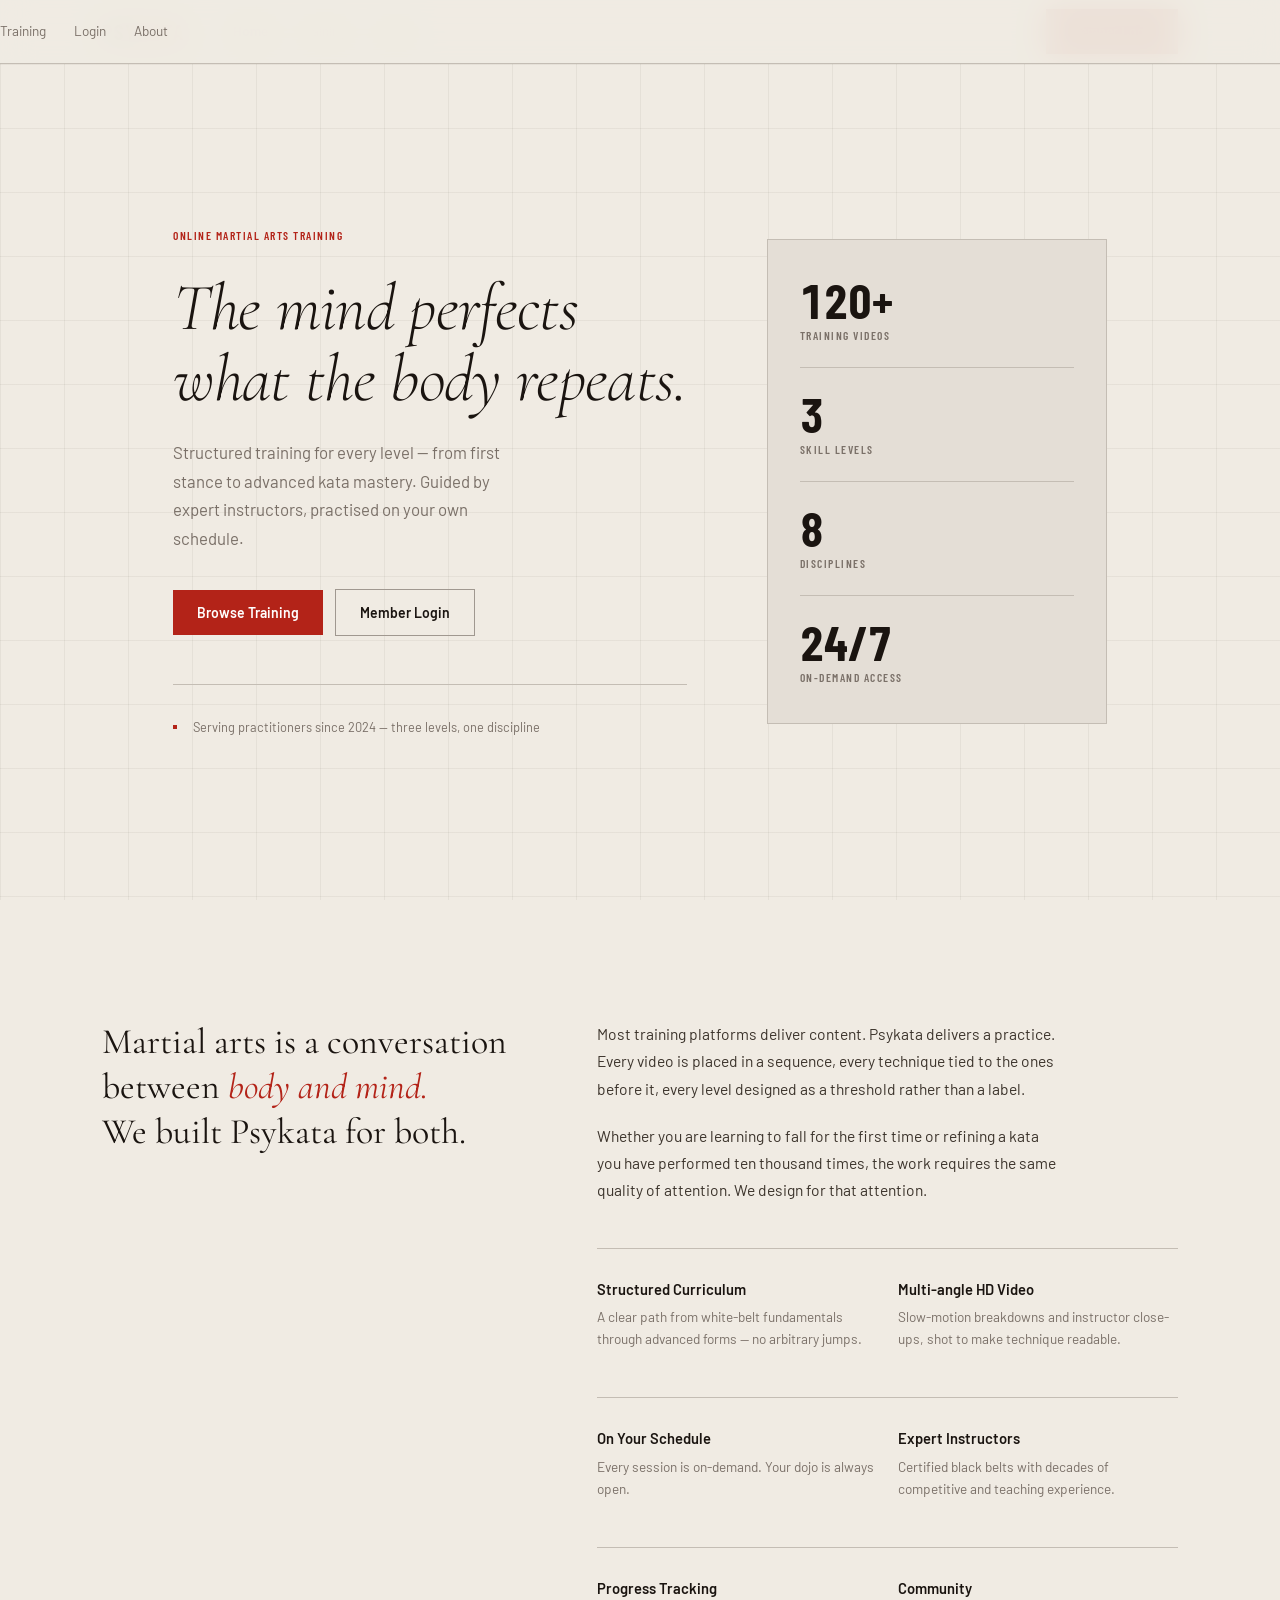
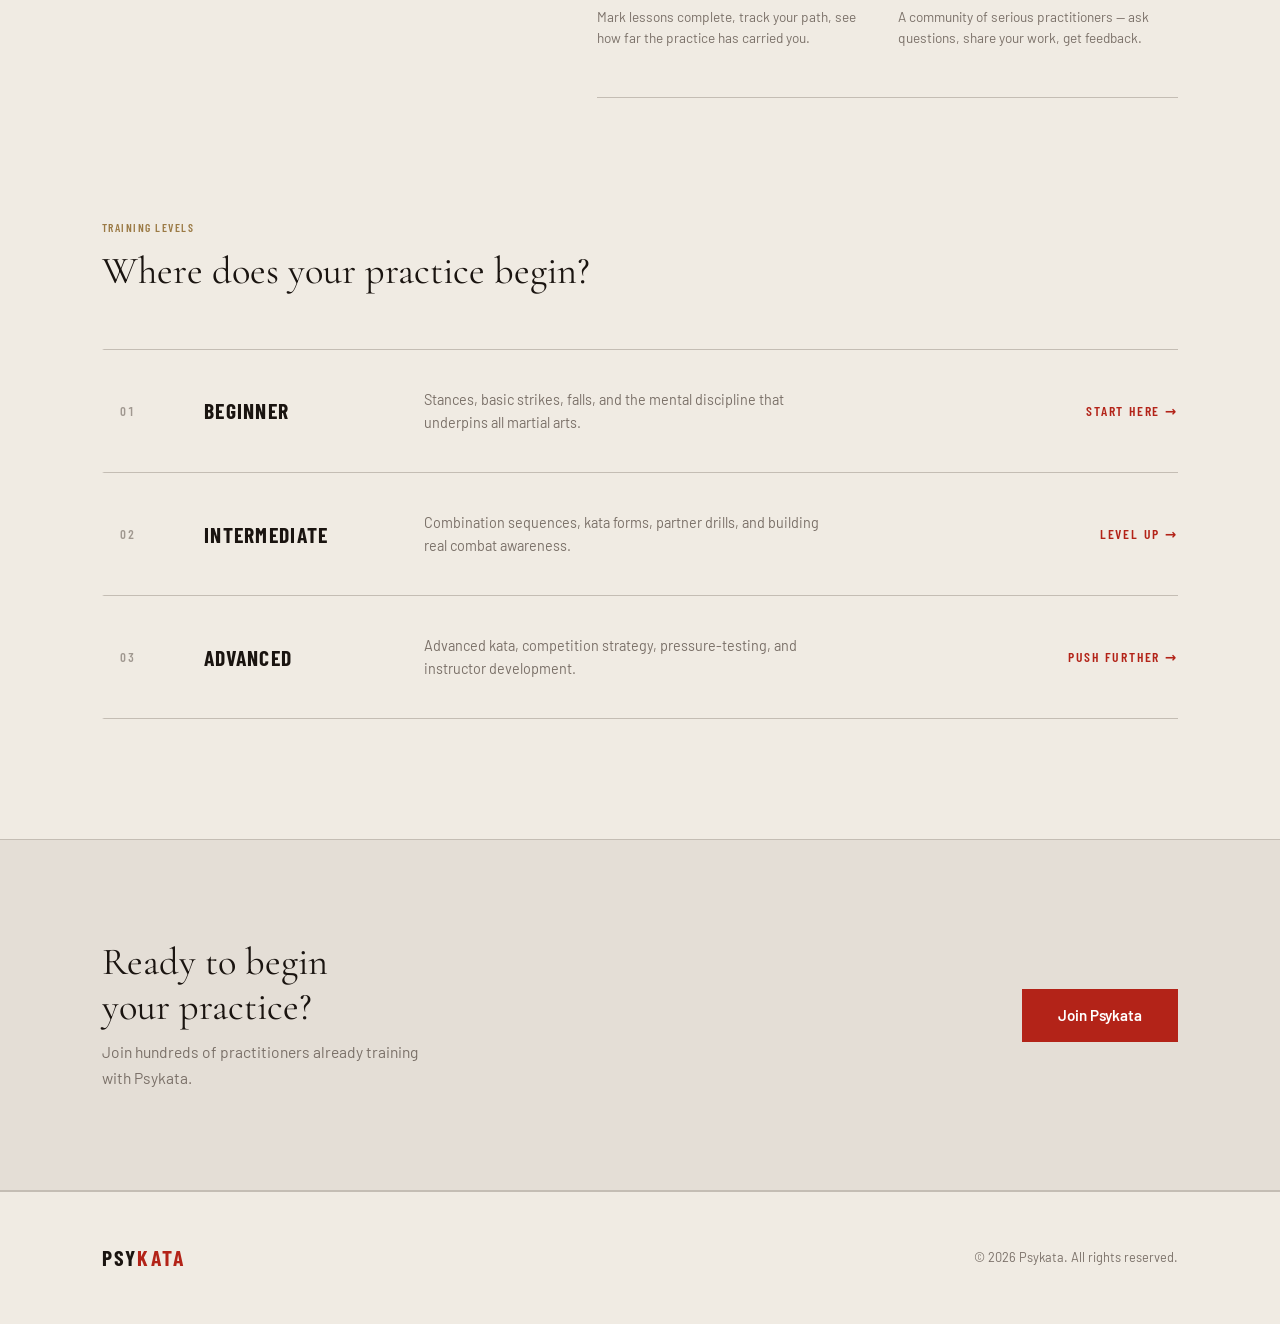
<file: index.html>
<!DOCTYPE html>
<html lang="en">
<head>
  <meta charset="UTF-8" />
  <meta name="viewport" content="width=device-width, initial-scale=1.0" />
  <title>Psykata — Train with Intention</title>
  <link rel="preconnect" href="https://fonts.googleapis.com">
  <link rel="stylesheet" href="https://fonts.googleapis.com/css2?family=Cormorant+Garamond:ital,wght@0,300;0,400;0,600;1,300;1,400;1,600&family=Barlow+Condensed:wght@400;600;700&family=Barlow:wght@400;500;600&display=swap">
  <link rel="stylesheet" href="css/styles.css">
</head>
<body>

<nav>
  <div class="nav-inner">
    <a href="index.html" class="logo">PSY<span class="logo-accent">KATA</span></a>
    <div class="nav-links">
      <div class="nav-page-links" style="display:flex;gap:32px;align-items:center;">
        <a href="index.html"  data-page="index.html">Home</a>
        <a href="videos.html" data-page="videos.html">Training</a>
        <a href="#manifesto">About</a>
      </div>
      <a href="login.html" class="btn btn-solid nav-cta" data-page="login.html">Member Login</a>
    </div>
  </div>
</nav>

<!-- ── Hero ── -->
<section class="hero">
  <div class="container">
    <div class="hero-inner">

      <div class="hero-content">
        <p class="t-label hero-overline">Online Martial Arts Training</p>
        <h1 class="t-display hero-headline">
          The mind perfects<br>what the body repeats.
        </h1>
        <p class="hero-body">
          Structured training for every level — from first stance to advanced kata mastery.
          Guided by expert instructors, practised on your own schedule.
        </p>
        <div class="hero-cta">
          <a href="videos.html" class="btn btn-solid">Browse Training</a>
          <a href="login.html"  class="btn btn-ghost">Member Login</a>
        </div>
        <div class="hero-rule">
          <div class="hero-rule-dot"></div>
          <p class="hero-rule-text">Serving practitioners since 2024 &mdash; three levels, one discipline</p>
        </div>
      </div>

      <div class="stat-panel">
        <div class="stat-row">
          <span class="t-stat stat-num">120+</span>
          <span class="t-label stat-lbl">Training Videos</span>
        </div>
        <div class="stat-row">
          <span class="t-stat stat-num">3</span>
          <span class="t-label stat-lbl">Skill Levels</span>
        </div>
        <div class="stat-row">
          <span class="t-stat stat-num">8</span>
          <span class="t-label stat-lbl">Disciplines</span>
        </div>
        <div class="stat-row">
          <span class="t-stat stat-num">24/7</span>
          <span class="t-label stat-lbl">On-Demand Access</span>
        </div>
      </div>

    </div>
  </div>
</section>

<!-- ── Manifesto ── -->
<section class="manifesto" id="manifesto">
  <div class="container">
    <div class="manifesto-grid">
      <div>
        <p class="manifesto-pull">
          Martial arts is a conversation between <em>body and mind.</em>
          We built Psykata for both.
        </p>
      </div>
      <div class="manifesto-body">
        <p>
          Most training platforms deliver content. Psykata delivers a practice.
          Every video is placed in a sequence, every technique tied to the ones before it,
          every level designed as a threshold rather than a label.
        </p>
        <p>
          Whether you are learning to fall for the first time or refining a kata
          you have performed ten thousand times, the work requires the same quality
          of attention. We design for that attention.
        </p>

        <div class="feature-list">
          <div class="feature-item">
            <div>
              <h4>Structured Curriculum</h4>
              <p>A clear path from white-belt fundamentals through advanced forms &mdash; no arbitrary jumps.</p>
            </div>
            <div>
              <h4>Multi-angle HD Video</h4>
              <p>Slow-motion breakdowns and instructor close-ups, shot to make technique readable.</p>
            </div>
          </div>
          <div class="feature-item">
            <div>
              <h4>On Your Schedule</h4>
              <p>Every session is on-demand. Your dojo is always open.</p>
            </div>
            <div>
              <h4>Expert Instructors</h4>
              <p>Certified black belts with decades of competitive and teaching experience.</p>
            </div>
          </div>
          <div class="feature-item">
            <div>
              <h4>Progress Tracking</h4>
              <p>Mark lessons complete, track your path, see how far the practice has carried you.</p>
            </div>
            <div>
              <h4>Community</h4>
              <p>A community of serious practitioners &mdash; ask questions, share your work, get feedback.</p>
            </div>
          </div>
        </div>
      </div>
    </div>
  </div>
</section>

<!-- ── Levels ── -->
<section class="levels">
  <div class="container">
    <div class="levels-header">
      <p class="t-label" style="color:var(--bronze);margin-bottom:12px;">Training Levels</p>
      <h2 class="t-heading" style="font-size:clamp(1.8rem,3vw,2.6rem);">Where does your practice begin?</h2>
    </div>

    <a href="videos.html?level=beginner" class="level-strip" style="display:grid;text-decoration:none;">
      <span class="t-label level-num">01</span>
      <span class="level-name">Beginner</span>
      <span class="level-desc">Stances, basic strikes, falls, and the mental discipline that underpins all martial arts.</span>
      <span class="strip-link t-label">Start here &#8594;</span>
    </a>

    <a href="videos.html?level=intermediate" class="level-strip" style="display:grid;text-decoration:none;">
      <span class="t-label level-num">02</span>
      <span class="level-name">Intermediate</span>
      <span class="level-desc">Combination sequences, kata forms, partner drills, and building real combat awareness.</span>
      <span class="strip-link t-label">Level up &#8594;</span>
    </a>

    <a href="videos.html?level=advanced" class="level-strip" style="display:grid;text-decoration:none;">
      <span class="t-label level-num">03</span>
      <span class="level-name">Advanced</span>
      <span class="level-desc">Advanced kata, competition strategy, pressure-testing, and instructor development.</span>
      <span class="strip-link t-label">Push further &#8594;</span>
    </a>
  </div>
</section>

<!-- ── CTA ── -->
<section class="cta-section">
  <div class="container">
    <div class="cta-inner">
      <div class="cta-text">
        <h2 class="t-heading">Ready to begin your practice?</h2>
        <p>Join hundreds of practitioners already training with Psykata.</p>
      </div>
      <a href="login.html" class="btn btn-solid" style="padding:14px 36px;font-size:0.95rem;white-space:nowrap;">
        Join Psykata
      </a>
    </div>
  </div>
</section>

<!-- ── Footer ── -->
<footer>
  <div class="container">
    <div class="footer-inner">
      <span class="logo">PSY<span class="logo-accent">KATA</span></span>
      <nav class="footer-nav">
        <a href="videos.html">Training</a>
        <a href="login.html">Login</a>
        <a href="#manifesto">About</a>
      </nav>
      <span class="footer-copy">&copy; 2026 Psykata. All rights reserved.</span>
    </div>
  </div>
</footer>

<script src="js/main.js"></script>
</body>
</html>
</file>
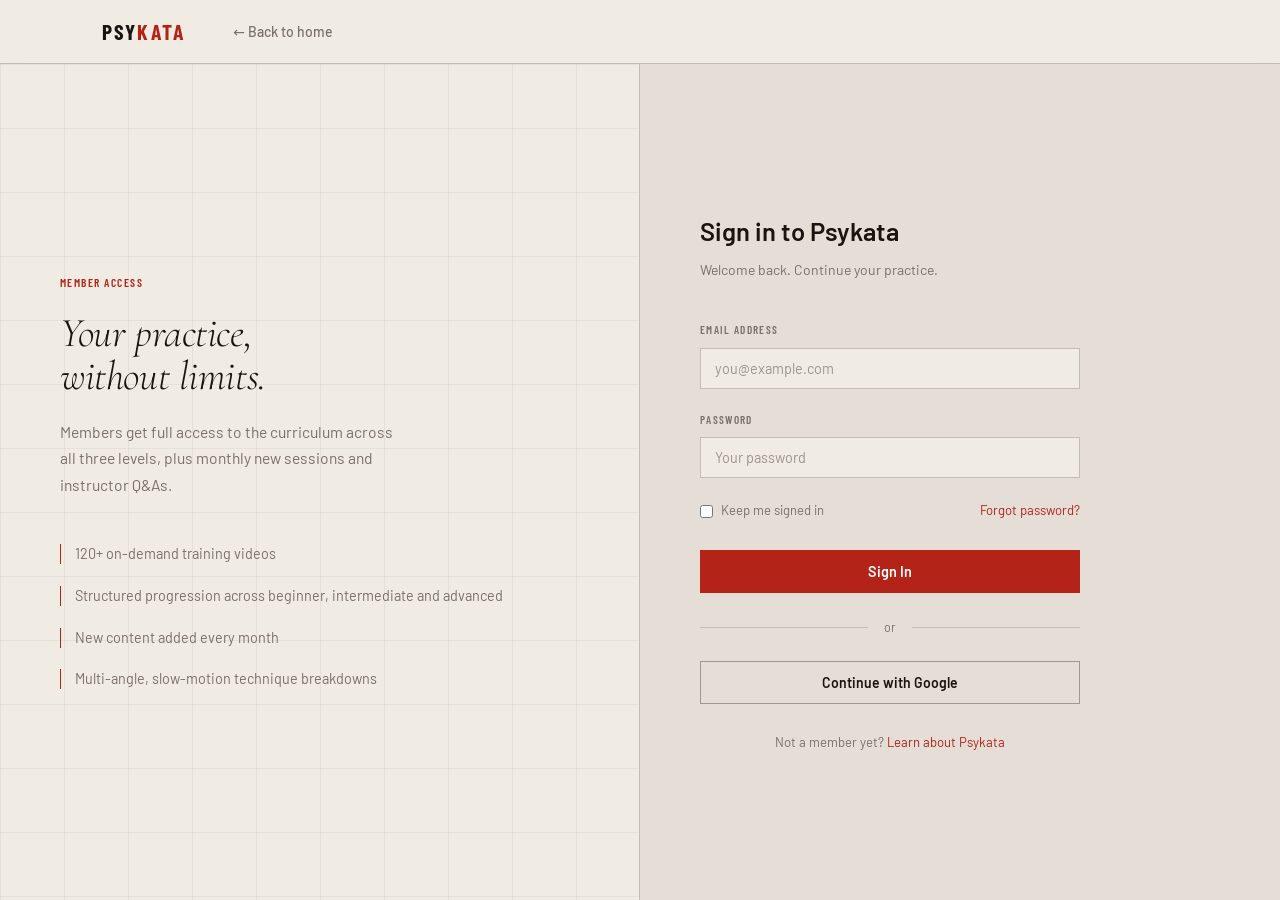
<file: login.html>
<!DOCTYPE html>
<html lang="en">
<head>
  <meta charset="UTF-8" />
  <meta name="viewport" content="width=device-width, initial-scale=1.0" />
  <title>Psykata — Member Login</title>
  <link rel="preconnect" href="https://fonts.googleapis.com">
  <link rel="stylesheet" href="https://fonts.googleapis.com/css2?family=Cormorant+Garamond:ital,wght@0,300;0,400;0,600;1,300;1,400;1,600&family=Barlow+Condensed:wght@400;600;700&family=Barlow:wght@400;500;600&display=swap">
  <link rel="stylesheet" href="css/styles.css">
</head>
<body>

<nav>
  <div class="nav-inner">
    <a href="index.html" class="logo">PSY<span class="logo-accent">KATA</span></a>
    <div class="nav-links">
      <a href="index.html" style="font-size:.875rem;color:var(--muted);">&#8592; Back to home</a>
    </div>
  </div>
</nav>

<div class="login-layout">

  <!-- ── Left: Pitch ── -->
  <div class="login-left">
    <div>
      <p class="t-label" style="color:var(--crimson);margin-bottom:20px;">Member Access</p>
      <h2 class="t-display login-pitch">
        Your practice,<br>without limits.
      </h2>
      <p class="login-pitch-sub">
        Members get full access to the curriculum across all three levels,
        plus monthly new sessions and instructor Q&amp;As.
      </p>
      <ul class="login-bullets">
        <li><span class="bullet-rule"></span> 120+ on-demand training videos</li>
        <li><span class="bullet-rule"></span> Structured progression across beginner, intermediate and advanced</li>
        <li><span class="bullet-rule"></span> New content added every month</li>
        <li><span class="bullet-rule"></span> Multi-angle, slow-motion technique breakdowns</li>
      </ul>
    </div>
  </div>

  <!-- ── Right: Form ── -->
  <div class="login-right">
    <div style="max-width:380px;width:100%;">

      <div class="login-form-hd">
        <h2>Sign in to Psykata</h2>
        <p>Welcome back. Continue your practice.</p>
      </div>

      <div class="login-error" id="loginError"></div>

      <form id="loginForm" novalidate>
        <div class="form-group">
          <label for="email">Email Address</label>
          <input type="email" id="email" name="email" placeholder="you@example.com" autocomplete="email" required>
        </div>
        <div class="form-group">
          <label for="password">Password</label>
          <input type="password" id="password" name="password" placeholder="Your password" autocomplete="current-password" required>
        </div>

        <div class="form-row">
          <label class="check-label">
            <input type="checkbox" name="remember">
            Keep me signed in
          </label>
          <a href="#" class="form-link">Forgot password?</a>
        </div>

        <button type="submit" class="btn btn-solid login-submit">Sign In</button>
      </form>

      <div class="login-divider">or</div>

      <button class="btn btn-ghost login-alt" type="button">
        Continue with Google
      </button>

      <p class="login-note">
        Not a member yet?
        <a href="index.html#manifesto">Learn about Psykata</a>
      </p>

    </div>
  </div>

</div>

<script src="js/main.js"></script>
</body>
</html>
</file>
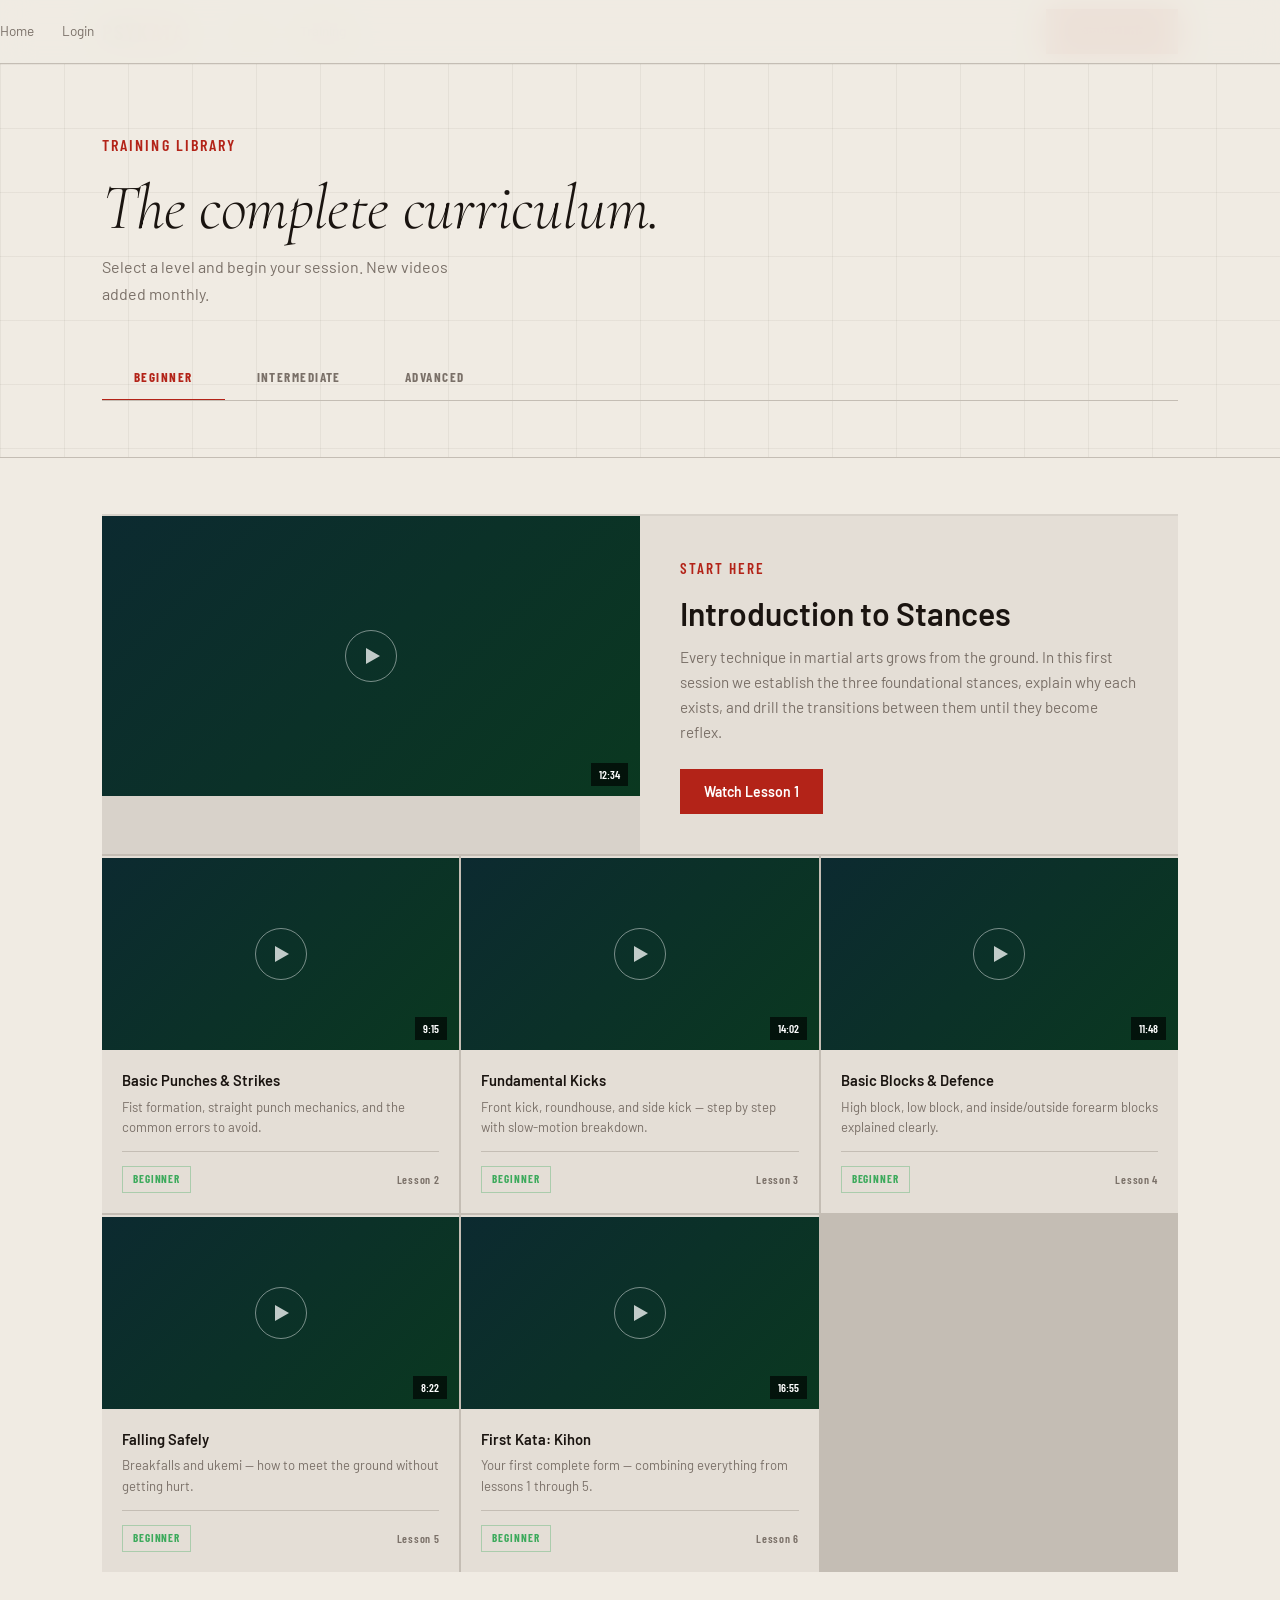
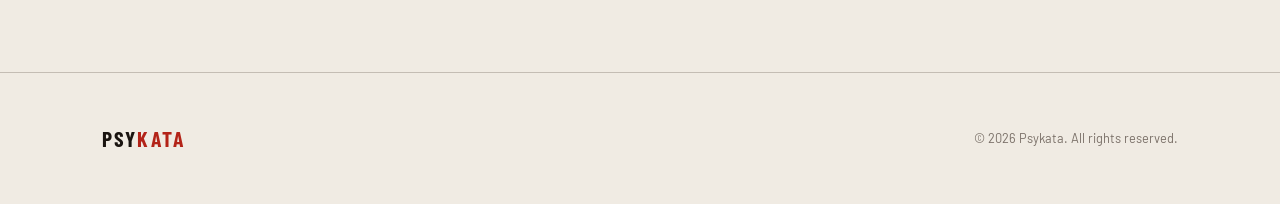
<file: videos.html>
<!DOCTYPE html>
<html lang="en">
<head>
  <meta charset="UTF-8" />
  <meta name="viewport" content="width=device-width, initial-scale=1.0" />
  <title>Psykata — Training Library</title>
  <link rel="preconnect" href="https://fonts.googleapis.com">
  <link rel="stylesheet" href="https://fonts.googleapis.com/css2?family=Cormorant+Garamond:ital,wght@0,300;0,400;0,600;1,300;1,400;1,600&family=Barlow+Condensed:wght@400;600;700&family=Barlow:wght@400;500;600&display=swap">
  <link rel="stylesheet" href="css/styles.css">
</head>
<body>

<nav>
  <div class="nav-inner">
    <a href="index.html" class="logo">PSY<span class="logo-accent">KATA</span></a>
    <div class="nav-links">
      <div class="nav-page-links" style="display:flex;gap:32px;align-items:center;">
        <a href="index.html"  data-page="index.html">Home</a>
        <a href="videos.html" data-page="videos.html">Training</a>
      </div>
      <a href="login.html" class="btn btn-solid nav-cta" data-page="login.html">Member Login</a>
    </div>
  </div>
</nav>

<!-- ── Page header ── -->
<div class="page-hero">
  <div class="container">
    <p class="t-label" style="color:var(--crimson);margin-bottom:16px;">Training Library</p>
    <h1 class="t-display">The complete curriculum.</h1>
    <p>Select a level and begin your session. New videos added monthly.</p>

    <div class="level-tabs">
      <button class="tab-btn active" data-tab="beginner">Beginner</button>
      <button class="tab-btn"        data-tab="intermediate">Intermediate</button>
      <button class="tab-btn"        data-tab="advanced">Advanced</button>
    </div>
  </div>
</div>

<div class="container">

  <!-- ── BEGINNER ── -->
  <div id="beginner" class="tab-pane active">
    <div class="videos-section">
      <div class="video-grid">

        <!-- Featured -->
        <div class="video-card video-featured">
          <div class="v-thumb thumb-beg">
            <div class="play-ring"><div class="play-arrow"></div></div>
            <span class="v-dur">12:34</span>
          </div>
          <div class="v-body">
            <p class="t-label" style="color:var(--crimson);margin-bottom:12px;">Start here</p>
            <h3>Introduction to Stances</h3>
            <p>
              Every technique in martial arts grows from the ground. In this first session
              we establish the three foundational stances, explain why each exists,
              and drill the transitions between them until they become reflex.
            </p>
            <a href="login.html" class="btn btn-solid" style="align-self:flex-start;margin-top:auto;">
              Watch Lesson 1
            </a>
          </div>
        </div>

        <!-- Cards -->
        <div class="video-card">
          <div class="v-thumb thumb-beg">
            <div class="play-ring"><div class="play-arrow"></div></div>
            <span class="v-dur">9:15</span>
          </div>
          <div class="v-body">
            <h4>Basic Punches &amp; Strikes</h4>
            <p>Fist formation, straight punch mechanics, and the common errors to avoid.</p>
            <div class="v-meta">
              <span class="level-badge badge-green">Beginner</span>
              <span class="v-lesson">Lesson 2</span>
            </div>
          </div>
        </div>

        <div class="video-card">
          <div class="v-thumb thumb-beg">
            <div class="play-ring"><div class="play-arrow"></div></div>
            <span class="v-dur">14:02</span>
          </div>
          <div class="v-body">
            <h4>Fundamental Kicks</h4>
            <p>Front kick, roundhouse, and side kick — step by step with slow-motion breakdown.</p>
            <div class="v-meta">
              <span class="level-badge badge-green">Beginner</span>
              <span class="v-lesson">Lesson 3</span>
            </div>
          </div>
        </div>

        <div class="video-card">
          <div class="v-thumb thumb-beg">
            <div class="play-ring"><div class="play-arrow"></div></div>
            <span class="v-dur">11:48</span>
          </div>
          <div class="v-body">
            <h4>Basic Blocks &amp; Defence</h4>
            <p>High block, low block, and inside/outside forearm blocks explained clearly.</p>
            <div class="v-meta">
              <span class="level-badge badge-green">Beginner</span>
              <span class="v-lesson">Lesson 4</span>
            </div>
          </div>
        </div>

        <div class="video-card">
          <div class="v-thumb thumb-beg">
            <div class="play-ring"><div class="play-arrow"></div></div>
            <span class="v-dur">8:22</span>
          </div>
          <div class="v-body">
            <h4>Falling Safely</h4>
            <p>Breakfalls and ukemi — how to meet the ground without getting hurt.</p>
            <div class="v-meta">
              <span class="level-badge badge-green">Beginner</span>
              <span class="v-lesson">Lesson 5</span>
            </div>
          </div>
        </div>

        <div class="video-card">
          <div class="v-thumb thumb-beg">
            <div class="play-ring"><div class="play-arrow"></div></div>
            <span class="v-dur">16:55</span>
          </div>
          <div class="v-body">
            <h4>First Kata: Kihon</h4>
            <p>Your first complete form — combining everything from lessons 1 through 5.</p>
            <div class="v-meta">
              <span class="level-badge badge-green">Beginner</span>
              <span class="v-lesson">Lesson 6</span>
            </div>
          </div>
        </div>

      </div>
    </div>
  </div>

  <!-- ── INTERMEDIATE ── -->
  <div id="intermediate" class="tab-pane">
    <div class="videos-section">
      <div class="video-grid">

        <!-- Featured -->
        <div class="video-card video-featured">
          <div class="v-thumb thumb-int">
            <div class="play-ring"><div class="play-arrow"></div></div>
            <span class="v-dur">18:10</span>
          </div>
          <div class="v-body">
            <p class="t-label" style="color:var(--bronze);margin-bottom:12px;">Level 2 — Start here</p>
            <h3>Combination Sequences</h3>
            <p>
              A single technique is a word. A combination is a sentence. This session
              teaches you to chain strikes and kicks into fluid, tactically coherent sequences &mdash;
              and to read an opponent so you know which sentence fits the moment.
            </p>
            <a href="login.html" class="btn btn-solid" style="align-self:flex-start;margin-top:auto;">
              Watch Lesson 1
            </a>
          </div>
        </div>

        <div class="video-card">
          <div class="v-thumb thumb-int">
            <div class="play-ring"><div class="play-arrow"></div></div>
            <span class="v-dur">22:05</span>
          </div>
          <div class="v-body">
            <h4>Partner Drilling</h4>
            <p>Timing, distance management, and controlled contact with a training partner.</p>
            <div class="v-meta">
              <span class="level-badge badge-gold">Intermediate</span>
              <span class="v-lesson">Lesson 2</span>
            </div>
          </div>
        </div>

        <div class="video-card">
          <div class="v-thumb thumb-int">
            <div class="play-ring"><div class="play-arrow"></div></div>
            <span class="v-dur">19:30</span>
          </div>
          <div class="v-body">
            <h4>Kata: Heian Shodan</h4>
            <p>Full walkthrough of the first formal kata with application notes (bunkai).</p>
            <div class="v-meta">
              <span class="level-badge badge-gold">Intermediate</span>
              <span class="v-lesson">Lesson 3</span>
            </div>
          </div>
        </div>

        <div class="video-card">
          <div class="v-thumb thumb-int">
            <div class="play-ring"><div class="play-arrow"></div></div>
            <span class="v-dur">15:45</span>
          </div>
          <div class="v-body">
            <h4>Footwork &amp; Angles</h4>
            <p>Pivoting, angling, and controlling space — the geometry of a real fight.</p>
            <div class="v-meta">
              <span class="level-badge badge-gold">Intermediate</span>
              <span class="v-lesson">Lesson 4</span>
            </div>
          </div>
        </div>

        <div class="video-card">
          <div class="v-thumb thumb-int">
            <div class="play-ring"><div class="play-arrow"></div></div>
            <span class="v-dur">24:00</span>
          </div>
          <div class="v-body">
            <h4>Grappling Fundamentals</h4>
            <p>Clinch work, basic takedowns, and ground positioning.</p>
            <div class="v-meta">
              <span class="level-badge badge-gold">Intermediate</span>
              <span class="v-lesson">Lesson 5</span>
            </div>
          </div>
        </div>

        <div class="video-card">
          <div class="v-thumb thumb-int">
            <div class="play-ring"><div class="play-arrow"></div></div>
            <span class="v-dur">20:18</span>
          </div>
          <div class="v-body">
            <h4>Conditioning for Martial Arts</h4>
            <p>Strength and endurance training designed specifically for fighters.</p>
            <div class="v-meta">
              <span class="level-badge badge-gold">Intermediate</span>
              <span class="v-lesson">Lesson 6</span>
            </div>
          </div>
        </div>

      </div>
    </div>
  </div>

  <!-- ── ADVANCED ── -->
  <div id="advanced" class="tab-pane">
    <div class="videos-section">
      <div class="video-grid">

        <!-- Featured -->
        <div class="video-card video-featured">
          <div class="v-thumb thumb-adv">
            <div class="play-ring"><div class="play-arrow"></div></div>
            <span class="v-dur">32:14</span>
          </div>
          <div class="v-body">
            <p class="t-label" style="color:var(--crimson);margin-bottom:12px;">Level 3 — Start here</p>
            <h3>Advanced Kata: Bassai Dai</h3>
            <p>
              A competition-level breakdown of one of the most demanding kata in the curriculum.
              We cover every transition in detail, then dismantle the form for its practical applications &mdash;
              bunkai that works outside the dojo.
            </p>
            <a href="login.html" class="btn btn-solid" style="align-self:flex-start;margin-top:auto;">
              Watch Lesson 1
            </a>
          </div>
        </div>

        <div class="video-card">
          <div class="v-thumb thumb-adv">
            <div class="play-ring"><div class="play-arrow"></div></div>
            <span class="v-dur">28:40</span>
          </div>
          <div class="v-body">
            <h4>Competition Strategy</h4>
            <p>Reading opponents, timing attacks, and controlling the score from the first second.</p>
            <div class="v-meta">
              <span class="level-badge badge-red">Advanced</span>
              <span class="v-lesson">Lesson 2</span>
            </div>
          </div>
        </div>

        <div class="video-card">
          <div class="v-thumb thumb-adv">
            <div class="play-ring"><div class="play-arrow"></div></div>
            <span class="v-dur">35:00</span>
          </div>
          <div class="v-body">
            <h4>Pressure Testing</h4>
            <p>Light sparring, resistance drilling, and stress inoculation under controlled conditions.</p>
            <div class="v-meta">
              <span class="level-badge badge-red">Advanced</span>
              <span class="v-lesson">Lesson 3</span>
            </div>
          </div>
        </div>

        <div class="video-card">
          <div class="v-thumb thumb-adv">
            <div class="play-ring"><div class="play-arrow"></div></div>
            <span class="v-dur">26:22</span>
          </div>
          <div class="v-body">
            <h4>Weapon Forms: Bo Staff</h4>
            <p>Traditional bo staff kata and the weapons principles that carry into open-hand work.</p>
            <div class="v-meta">
              <span class="level-badge badge-red">Advanced</span>
              <span class="v-lesson">Lesson 4</span>
            </div>
          </div>
        </div>

        <div class="video-card">
          <div class="v-thumb thumb-adv">
            <div class="play-ring"><div class="play-arrow"></div></div>
            <span class="v-dur">40:10</span>
          </div>
          <div class="v-body">
            <h4>Instructor Development</h4>
            <p>Teaching methodology, cuing techniques, and the practice of building your own students.</p>
            <div class="v-meta">
              <span class="level-badge badge-red">Advanced</span>
              <span class="v-lesson">Lesson 5</span>
            </div>
          </div>
        </div>

        <div class="video-card">
          <div class="v-thumb thumb-adv">
            <div class="play-ring"><div class="play-arrow"></div></div>
            <span class="v-dur">38:55</span>
          </div>
          <div class="v-body">
            <h4>Mind &amp; Mental Fortitude</h4>
            <p>Breathwork, visualisation, and the psychology of elite martial performance.</p>
            <div class="v-meta">
              <span class="level-badge badge-red">Advanced</span>
              <span class="v-lesson">Lesson 6</span>
            </div>
          </div>
        </div>

      </div>
    </div>
  </div>

</div><!-- /container -->

<footer>
  <div class="container">
    <div class="footer-inner">
      <span class="logo">PSY<span class="logo-accent">KATA</span></span>
      <nav class="footer-nav">
        <a href="index.html">Home</a>
        <a href="login.html">Login</a>
      </nav>
      <span class="footer-copy">&copy; 2026 Psykata. All rights reserved.</span>
    </div>
  </div>
</footer>

<script src="js/main.js"></script>
</body>
</html>
</file>
<file: css/styles.css>
@import url('https://fonts.googleapis.com/css2?family=Cormorant+Garamond:ital,wght@0,300;0,400;0,600;1,300;1,400;1,600&family=Barlow+Condensed:wght@400;600;700&family=Barlow:wght@400;500;600&display=swap');

/* ── Tokens (light by default) ────────────────────────────────── */
:root {
  --bg:         #F0EBE3;
  --surface:    #E4DED6;
  --surface-2:  #D8D2CA;
  --border:     #C4BDB4;
  --border-s:   #A09890;
  --text:       #1A1410;
  --text-2:     #3C342C;
  --muted:      #7A7068;
  --crimson:    #B32318;
  --crimson-hi: #CC2A1E;
  --bronze:     #9B7A45;
  --grid:       rgba(26,20,16,0.052);
  --nav-bg:     rgba(240,235,227,0.94);
  --nav-h:      64px;
}

@media (prefers-color-scheme: dark) {
  :root:not([data-theme="light"]) {
    --bg:         #110F09;
    --surface:    #1C1A12;
    --surface-2:  #24221A;
    --border:     #2E2C24;
    --border-s:   #3E3C34;
    --text:       #EDE8DE;
    --text-2:     #C4BDB4;
    --muted:      #7A7068;
    --crimson:    #C8281C;
    --crimson-hi: #E03020;
    --bronze:     #B8924A;
    --grid:       rgba(237,232,222,0.042);
    --nav-bg:     rgba(17,15,9,0.94);
  }
}

:root[data-theme="dark"] {
  --bg:         #110F09;
  --surface:    #1C1A12;
  --surface-2:  #24221A;
  --border:     #2E2C24;
  --border-s:   #3E3C34;
  --text:       #EDE8DE;
  --text-2:     #C4BDB4;
  --muted:      #7A7068;
  --crimson:    #C8281C;
  --crimson-hi: #E03020;
  --bronze:     #B8924A;
  --grid:       rgba(237,232,222,0.042);
  --nav-bg:     rgba(17,15,9,0.94);
}

/* ── Reset ────────────────────────────────────────────────────── */
*, *::before, *::after { box-sizing: border-box; margin: 0; padding: 0; }
html { scroll-behavior: smooth; }
body {
  font-family: 'Barlow', system-ui, sans-serif;
  background: var(--bg);
  color: var(--text);
  line-height: 1.65;
  -webkit-font-smoothing: antialiased;
}
a        { color: inherit; text-decoration: none; }
img      { max-width: 100%; display: block; }
button   { font-family: inherit; cursor: pointer; }
input    { font-family: inherit; }

/* ── Type roles ───────────────────────────────────────────────── */
.t-display {
  font-family: 'Cormorant Garamond', Georgia, serif;
  font-style: italic;
  font-weight: 300;
  line-height: 1.06;
  text-wrap: balance;
  letter-spacing: -0.01em;
}
.t-heading {
  font-family: 'Cormorant Garamond', Georgia, serif;
  font-weight: 400;
  line-height: 1.15;
  text-wrap: balance;
}
.t-label {
  font-family: 'Barlow Condensed', system-ui, sans-serif;
  font-size: 0.72rem;
  font-weight: 600;
  letter-spacing: 0.13em;
  text-transform: uppercase;
}
.t-stat {
  font-family: 'Barlow Condensed', system-ui, sans-serif;
  font-weight: 700;
  font-variant-numeric: tabular-nums;
  line-height: 1;
}

/* ── Layout ───────────────────────────────────────────────────── */
.container { max-width: 1140px; margin: 0 auto; padding: 0 32px; }

/* ── Buttons ──────────────────────────────────────────────────── */
.btn {
  display: inline-flex; align-items: center; gap: 8px;
  padding: 11px 24px;
  font-family: 'Barlow', system-ui, sans-serif;
  font-size: 0.875rem; font-weight: 600;
  border: none; cursor: pointer;
  transition: background 0.15s, color 0.15s, border-color 0.15s;
}
.btn:focus-visible { outline: 2px solid var(--crimson); outline-offset: 3px; }
.btn-solid  { background: var(--crimson); color: #fff; }
.btn-solid:hover { background: var(--crimson-hi); }
.btn-ghost  { background: transparent; color: var(--text); border: 1px solid var(--border-s); }
.btn-ghost:hover { border-color: var(--text); }

/* ── Navigation ───────────────────────────────────────────────── */
nav {
  position: fixed; top: 0; left: 0; right: 0; z-index: 200;
  height: var(--nav-h);
  background: var(--nav-bg);
  backdrop-filter: blur(16px);
  border-bottom: 1px solid var(--border);
  display: flex; align-items: center;
}
.nav-inner {
  width: 100%; max-width: 1140px; margin: 0 auto; padding: 0 32px;
  display: flex; align-items: center; gap: 48px;
}
.logo {
  font-family: 'Barlow Condensed', system-ui, sans-serif;
  font-size: 1.35rem; font-weight: 700; letter-spacing: 0.1em;
  color: var(--text); flex-shrink: 0;
}
.logo-accent { color: var(--crimson); }
.nav-links { display: flex; align-items: center; gap: 32px; flex: 1; }
.nav-links a {
  font-size: 0.85rem; font-weight: 500; color: var(--muted);
  transition: color 0.15s; white-space: nowrap;
}
.nav-links a:hover, .nav-links a.active { color: var(--text); }
.nav-cta { margin-left: auto; }

/* ── Hero ─────────────────────────────────────────────────────── */
.hero {
  min-height: 100vh; display: flex; align-items: center;
  padding-top: var(--nav-h);
  background-color: var(--bg);
  background-image:
    linear-gradient(var(--grid) 1px, transparent 1px),
    linear-gradient(90deg, var(--grid) 1px, transparent 1px);
  background-size: 64px 64px;
}
.hero-inner {
  display: grid; grid-template-columns: 1fr 340px;
  gap: 80px; align-items: center; padding: 80px 0;
}
.hero-overline { color: var(--crimson); margin-bottom: 28px; }
.hero-headline { font-size: clamp(2.8rem, 5.2vw, 5rem); color: var(--text); margin-bottom: 24px; }
.hero-body { font-size: 1.05rem; color: var(--muted); max-width: 38ch; margin-bottom: 36px; line-height: 1.7; }
.hero-cta { display: flex; gap: 12px; align-items: center; flex-wrap: wrap; }
.hero-rule {
  display: flex; align-items: center; gap: 16px;
  margin-top: 48px; padding-top: 32px;
  border-top: 1px solid var(--border);
}
.hero-rule-text { font-size: 0.8rem; color: var(--muted); }
.hero-rule-dot {
  width: 4px; height: 4px; background: var(--crimson); flex-shrink: 0;
}

/* Stat panel */
.stat-panel {
  border: 1px solid var(--border); background: var(--surface);
  padding: 36px 32px; display: flex; flex-direction: column;
}
.stat-row {
  display: flex; flex-direction: column;
  padding: 22px 0; border-bottom: 1px solid var(--border);
}
.stat-row:first-child { padding-top: 0; }
.stat-row:last-child  { border-bottom: none; padding-bottom: 0; }
.stat-num { font-size: 3rem; color: var(--text); margin-bottom: 2px; }
.stat-lbl { color: var(--muted); }

/* ── Manifesto ────────────────────────────────────────────────── */
.manifesto { padding: 120px 0; }
.manifesto-grid {
  display: grid; grid-template-columns: 5fr 7fr;
  gap: 80px; align-items: start;
}
.manifesto-pull {
  font-size: clamp(1.7rem, 2.8vw, 2.3rem);
  font-family: 'Cormorant Garamond', Georgia, serif;
  font-weight: 400; line-height: 1.25; text-wrap: balance;
  color: var(--text);
}
.manifesto-pull em { font-style: italic; color: var(--crimson); }
.manifesto-body p {
  font-size: 0.975rem; color: var(--text-2);
  margin-bottom: 20px; max-width: 52ch; line-height: 1.75;
}
.feature-list {
  display: flex; flex-direction: column;
  margin-top: 44px; border-top: 1px solid var(--border);
}
.feature-item {
  display: grid; grid-template-columns: 1fr 1fr;
  gap: 20px; padding: 28px 0; border-bottom: 1px solid var(--border);
}
.feature-item h4 { font-size: 0.92rem; font-weight: 600; margin-bottom: 5px; }
.feature-item p  { font-size: 0.85rem; color: var(--muted); line-height: 1.6; }

/* ── Level strips ─────────────────────────────────────────────── */
.levels { padding-bottom: 120px; }
.levels-header { padding-bottom: 56px; }
.level-strip {
  display: grid;
  grid-template-columns: 44px 180px 1fr auto;
  align-items: center; gap: 40px;
  padding: 38px 0;
  border-top: 1px solid var(--border);
  border-left: 2px solid transparent;
  padding-left: 16px;
  transition: border-left-color 0.15s, background 0.15s;
}
.level-strip:last-child { border-bottom: 1px solid var(--border); }
.level-strip:hover { border-left-color: var(--crimson); background: var(--surface); margin: 0 -32px; padding: 38px 48px; }
.level-num { font-size: 0.78rem; font-weight: 600; color: var(--border-s); font-variant-numeric: tabular-nums; }
.level-name {
  font-family: 'Barlow Condensed', system-ui, sans-serif;
  font-size: 1.35rem; font-weight: 700; letter-spacing: 0.06em;
  text-transform: uppercase;
}
.level-desc { font-size: 0.9rem; color: var(--muted); max-width: 50ch; line-height: 1.6; }
.level-badge {
  display: inline-block; padding: 3px 10px;
  font-family: 'Barlow Condensed', system-ui, sans-serif;
  font-size: 0.7rem; font-weight: 700;
  letter-spacing: 0.08em; text-transform: uppercase; border: 1px solid;
}
.badge-green { color: #3DAA5C; border-color: rgba(61,170,92,0.35); }
.badge-gold  { color: var(--bronze); border-color: rgba(155,122,69,0.35); }
.badge-red   { color: var(--crimson); border-color: rgba(179,35,24,0.35); }
.strip-link {
  font-size: 0.85rem; font-weight: 600; color: var(--crimson);
  white-space: nowrap; display: flex; align-items: center; gap: 6px;
  transition: gap 0.15s;
}
.level-strip:hover .strip-link { gap: 10px; }

/* ── CTA ──────────────────────────────────────────────────────── */
.cta-section {
  padding: 100px 0; background: var(--surface);
  border-top: 1px solid var(--border); border-bottom: 1px solid var(--border);
}
.cta-inner {
  display: flex; align-items: center;
  justify-content: space-between; gap: 60px;
}
.cta-text h2 { font-size: clamp(1.8rem, 3vw, 2.8rem); max-width: 16ch; }
.cta-text p  { font-size: 0.975rem; color: var(--muted); margin-top: 10px; max-width: 38ch; }

/* ── Footer ───────────────────────────────────────────────────── */
footer { padding: 48px 0; border-top: 1px solid var(--border); background: var(--bg); }
.footer-inner { display: flex; align-items: center; justify-content: space-between; gap: 32px; }
.footer-nav { display: flex; gap: 28px; }
.footer-nav a { font-size: 0.85rem; color: var(--muted); }
.footer-nav a:hover { color: var(--text); }
.footer-copy { font-size: 0.8rem; color: var(--muted); }

/* ── Videos page ──────────────────────────────────────────────── */
.page-hero {
  padding: calc(var(--nav-h) + 56px) 0 56px;
  border-bottom: 1px solid var(--border);
  background-color: var(--bg);
  background-image:
    linear-gradient(var(--grid) 1px, transparent 1px),
    linear-gradient(90deg, var(--grid) 1px, transparent 1px);
  background-size: 64px 64px;
}
.page-hero h1 { font-size: clamp(2.6rem, 5vw, 4.4rem); }
.page-hero p  { font-size: 1rem; color: var(--muted); margin-top: 12px; max-width: 42ch; }

.level-tabs {
  display: flex; border-bottom: 1px solid var(--border);
  margin-top: 48px; overflow-x: auto;
}
.tab-btn {
  padding: 14px 32px;
  font-family: 'Barlow Condensed', system-ui, sans-serif;
  font-size: 0.82rem; font-weight: 700;
  letter-spacing: 0.11em; text-transform: uppercase;
  background: transparent; color: var(--muted); border: none;
  border-bottom: 2px solid transparent; margin-bottom: -1px;
  transition: color 0.15s, border-color 0.15s; white-space: nowrap;
}
.tab-btn:hover  { color: var(--text); }
.tab-btn.active { color: var(--crimson); border-bottom-color: var(--crimson); }
.tab-btn:focus-visible { outline: 2px solid var(--crimson); outline-offset: -2px; }

.tab-pane { display: none; }
.tab-pane.active { display: block; }

.videos-section { padding: 56px 0 100px; }

.video-grid {
  display: grid;
  grid-template-columns: repeat(3, 1fr);
  gap: 2px;
  background: var(--border);
}
.video-featured {
  grid-column: 1 / -1;
  display: grid; grid-template-columns: 1fr 1fr;
  gap: 0;
}
.video-featured .v-thumb { height: 280px; }
.video-featured .v-body  { padding: 40px; display: flex; flex-direction: column; justify-content: center; }
.video-featured .v-body h3 { font-size: clamp(1.3rem, 2.5vw, 2rem); font-weight: 600; margin-bottom: 10px; line-height: 1.3; }
.video-featured .v-body p  { font-size: 0.95rem; color: var(--muted); margin-bottom: 24px; line-height: 1.65; }

.video-card {
  background: var(--surface);
  border-top: 2px solid transparent;
  overflow: hidden;
  transition: border-top-color 0.15s;
}
.video-card:hover { border-top-color: var(--crimson); }
.video-card.video-featured { background: var(--surface-2); }

.v-thumb {
  position: relative; height: 192px;
  background: var(--surface-2);
  display: flex; align-items: center; justify-content: center;
  overflow: hidden;
}
.play-ring {
  width: 52px; height: 52px; border-radius: 50%;
  border: 1.5px solid rgba(255,255,255,0.45);
  display: flex; align-items: center; justify-content: center;
  transition: border-color 0.15s, transform 0.15s;
}
.play-arrow {
  width: 0; height: 0; border-style: solid;
  border-width: 8px 0 8px 14px;
  border-color: transparent transparent transparent rgba(255,255,255,0.75);
  margin-left: 3px;
  transition: border-left-color 0.15s;
}
.video-card:hover .play-ring  { border-color: rgba(255,255,255,0.85); transform: scale(1.1); }
.video-card:hover .play-arrow { border-left-color: #fff; }
.v-dur {
  position: absolute; bottom: 10px; right: 12px;
  font-family: 'Barlow Condensed', system-ui, sans-serif;
  font-size: 0.72rem; font-weight: 600; color: #fff;
  background: rgba(0,0,0,0.65); padding: 2px 8px;
}
.v-body { padding: 20px; background: var(--surface); }
.v-body h4 { font-size: 0.92rem; font-weight: 600; margin-bottom: 6px; line-height: 1.4; }
.v-body p  { font-size: 0.82rem; color: var(--muted); line-height: 1.55; }
.v-meta {
  display: flex; align-items: center; justify-content: space-between;
  margin-top: 14px; padding-top: 14px; border-top: 1px solid var(--border);
}
.v-lesson { font-family: 'Barlow Condensed', system-ui, sans-serif; font-size: 0.72rem; font-weight: 600; letter-spacing: 0.06em; color: var(--muted); }

/* Thumb color themes per level */
.thumb-beg { background: linear-gradient(135deg, #0C2A30 0%, #0A3820 100%); }
.thumb-int { background: linear-gradient(135deg, #2A1C08 0%, #3A2C0A 100%); }
.thumb-adv { background: linear-gradient(135deg, #2A0A0A 0%, #1E0808 100%); }

/* ── Login page ───────────────────────────────────────────────── */
.login-layout {
  min-height: 100vh; display: grid; grid-template-columns: 1fr 1fr;
  padding-top: var(--nav-h);
}
.login-left {
  padding: 80px 60px; display: flex; flex-direction: column; justify-content: center;
  background-color: var(--bg);
  background-image:
    linear-gradient(var(--grid) 1px, transparent 1px),
    linear-gradient(90deg, var(--grid) 1px, transparent 1px);
  background-size: 64px 64px;
  border-right: 1px solid var(--border);
}
.login-pitch { font-size: clamp(2rem, 3.2vw, 3rem); color: var(--text); margin-bottom: 20px; }
.login-pitch-sub { font-size: 0.975rem; color: var(--muted); max-width: 38ch; line-height: 1.7; }
.login-bullets { list-style: none; display: flex; flex-direction: column; gap: 18px; margin-top: 44px; }
.login-bullets li {
  display: flex; align-items: flex-start; gap: 14px;
  font-size: 0.9rem; color: var(--muted);
}
.bullet-rule { flex-shrink: 0; width: 1px; height: 20px; background: var(--crimson); margin-top: 2px; }

.login-right {
  padding: 80px 60px; display: flex; flex-direction: column; justify-content: center;
  background: var(--surface);
}
.login-form-hd { margin-bottom: 40px; }
.login-form-hd h2 { font-size: 1.6rem; font-weight: 600; margin-bottom: 6px; }
.login-form-hd p  { font-size: 0.875rem; color: var(--muted); }

.form-group { margin-bottom: 22px; }
.form-group label {
  display: block;
  font-family: 'Barlow Condensed', system-ui, sans-serif;
  font-size: 0.7rem; font-weight: 600; letter-spacing: 0.12em; text-transform: uppercase;
  color: var(--muted); margin-bottom: 8px;
}
.form-group input {
  width: 100%; padding: 11px 14px;
  background: var(--bg); border: 1px solid var(--border);
  color: var(--text); font-size: 0.9rem; outline: none;
  transition: border-color 0.15s;
}
.form-group input:focus { border-color: var(--crimson); }
.form-group input::placeholder { color: var(--muted); opacity: 0.7; }
.form-group input:focus-visible { outline: none; }

.form-row {
  display: flex; align-items: center; justify-content: space-between;
  margin-bottom: 28px;
}
.check-label { display: flex; align-items: center; gap: 8px; font-size: 0.82rem; color: var(--muted); cursor: pointer; }
.check-label input[type=checkbox] { accent-color: var(--crimson); }
.form-link { font-size: 0.82rem; color: var(--crimson); }
.form-link:hover { text-decoration: underline; }

.login-submit { width: 100%; padding: 13px; font-size: 0.9rem; justify-content: center; }
.login-error {
  display: none; padding: 10px 14px; margin-bottom: 20px;
  background: rgba(179,35,24,0.1); border: 1px solid rgba(179,35,24,0.35);
  color: var(--crimson); font-size: 0.85rem;
}
.login-divider {
  display: flex; align-items: center; gap: 16px;
  margin: 24px 0; font-size: 0.78rem; color: var(--muted);
}
.login-divider::before, .login-divider::after { content: ''; flex: 1; height: 1px; background: var(--border); }
.login-alt { width: 100%; padding: 12px; justify-content: center; font-size: 0.875rem; }
.login-note { margin-top: 28px; font-size: 0.82rem; color: var(--muted); text-align: center; }
.login-note a { color: var(--crimson); }
.login-note a:hover { text-decoration: underline; }

/* ── Responsive ───────────────────────────────────────────────── */
@media (max-width: 960px) {
  .hero-inner { grid-template-columns: 1fr; gap: 48px; padding: 60px 0; }
  .stat-panel { display: grid; grid-template-columns: repeat(2,1fr); padding: 28px; gap: 0; }
  .stat-row { padding: 16px 12px; }
  .stat-row:nth-child(2n) { border-left: 1px solid var(--border); }
  .manifesto-grid { grid-template-columns: 1fr; gap: 48px; }
  .level-strip { grid-template-columns: 36px 1fr; gap: 20px; }
  .level-strip .level-desc, .level-strip .level-badge { display: none; }
  .level-strip:hover { margin: 0 -20px; padding: 38px 36px; }
  .cta-inner { flex-direction: column; align-items: flex-start; gap: 28px; }
  .footer-inner { flex-direction: column; align-items: flex-start; gap: 20px; }
  .login-layout { grid-template-columns: 1fr; }
  .login-left { display: none; }
  .login-right { padding: 60px 32px; }
  .video-featured { grid-template-columns: 1fr; }
  .video-featured .v-thumb { height: 220px; }
}

@media (max-width: 680px) {
  .container, .nav-inner { padding: 0 20px; }
  .nav-links .nav-page-links { display: none; }
  .hero-inner { padding: 48px 0; }
  .feature-item { grid-template-columns: 1fr; gap: 6px; }
  .video-grid { grid-template-columns: 1fr; }
  .video-featured .v-body { padding: 24px; }
  .tabs { flex-wrap: wrap; }
}

@media (prefers-reduced-motion: reduce) {
  *, *::before, *::after { transition-duration: 0.01ms !important; animation-duration: 0.01ms !important; }
}
</file>
